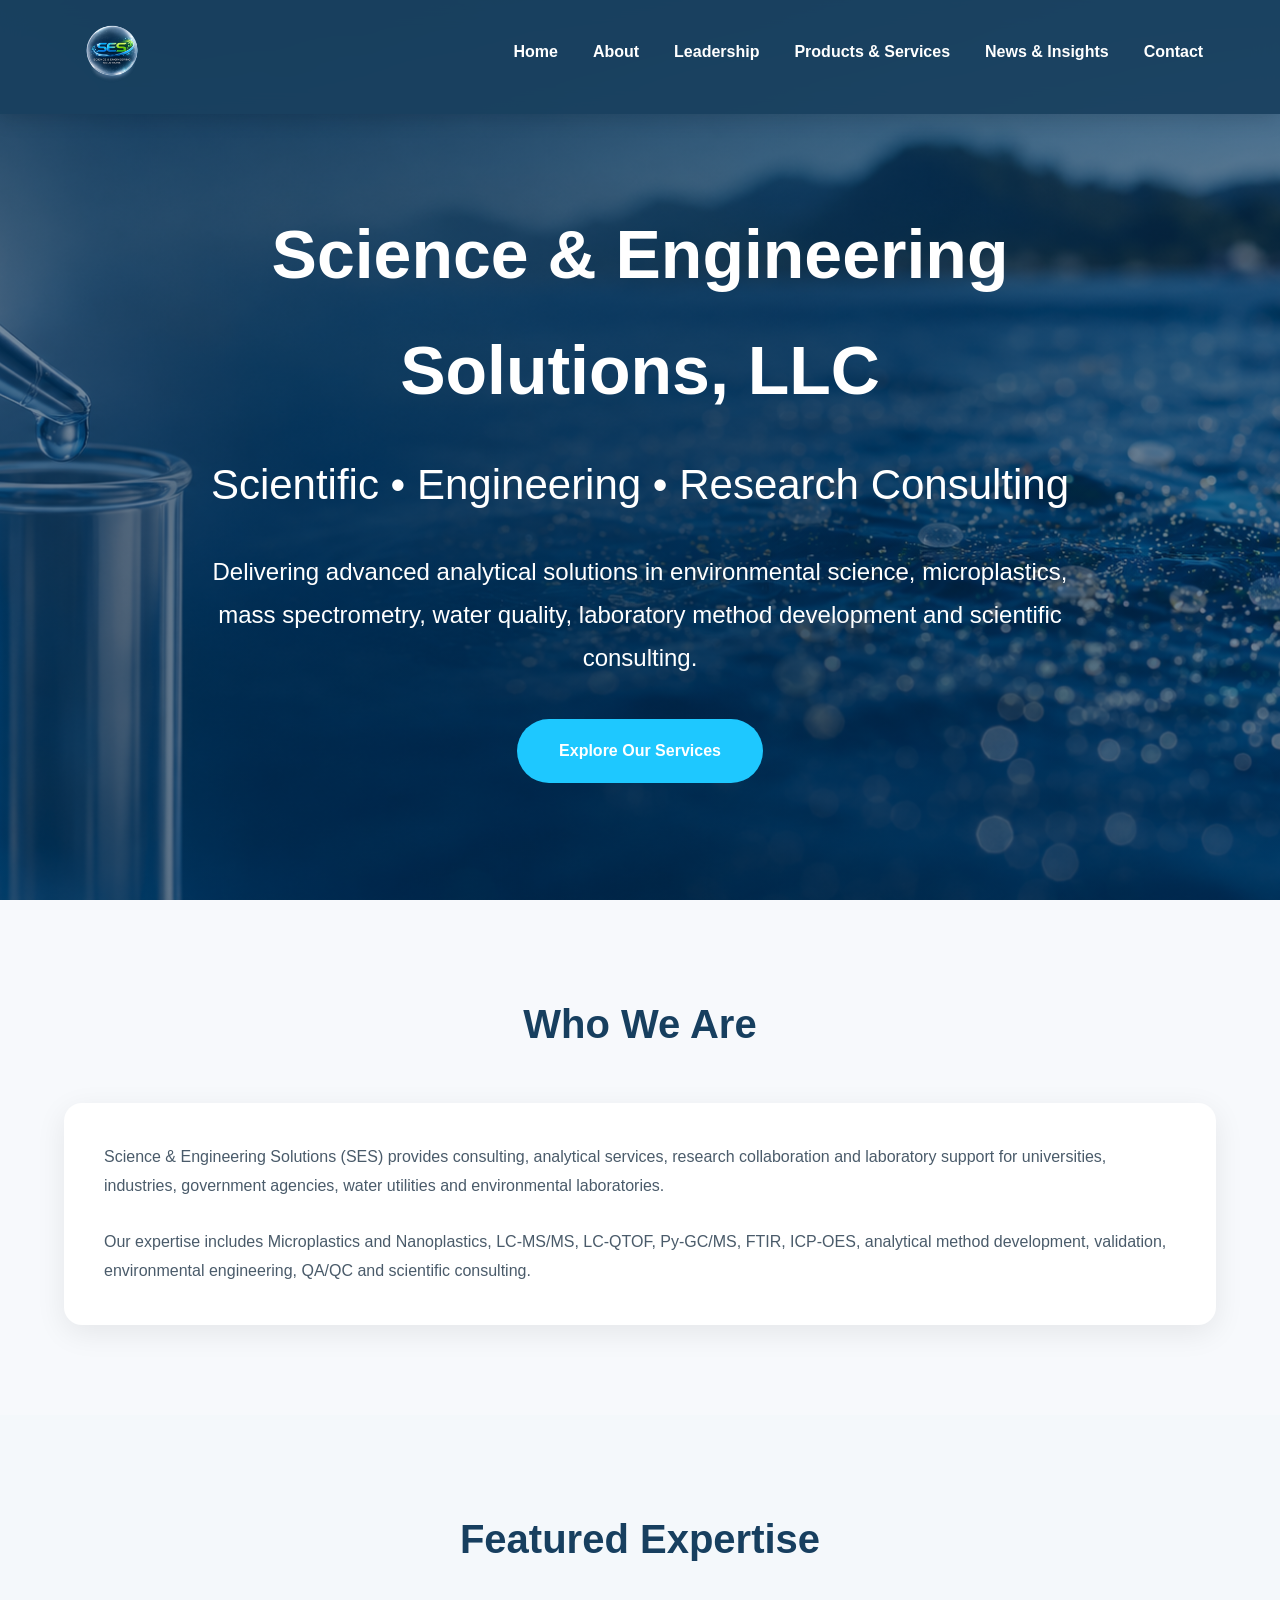
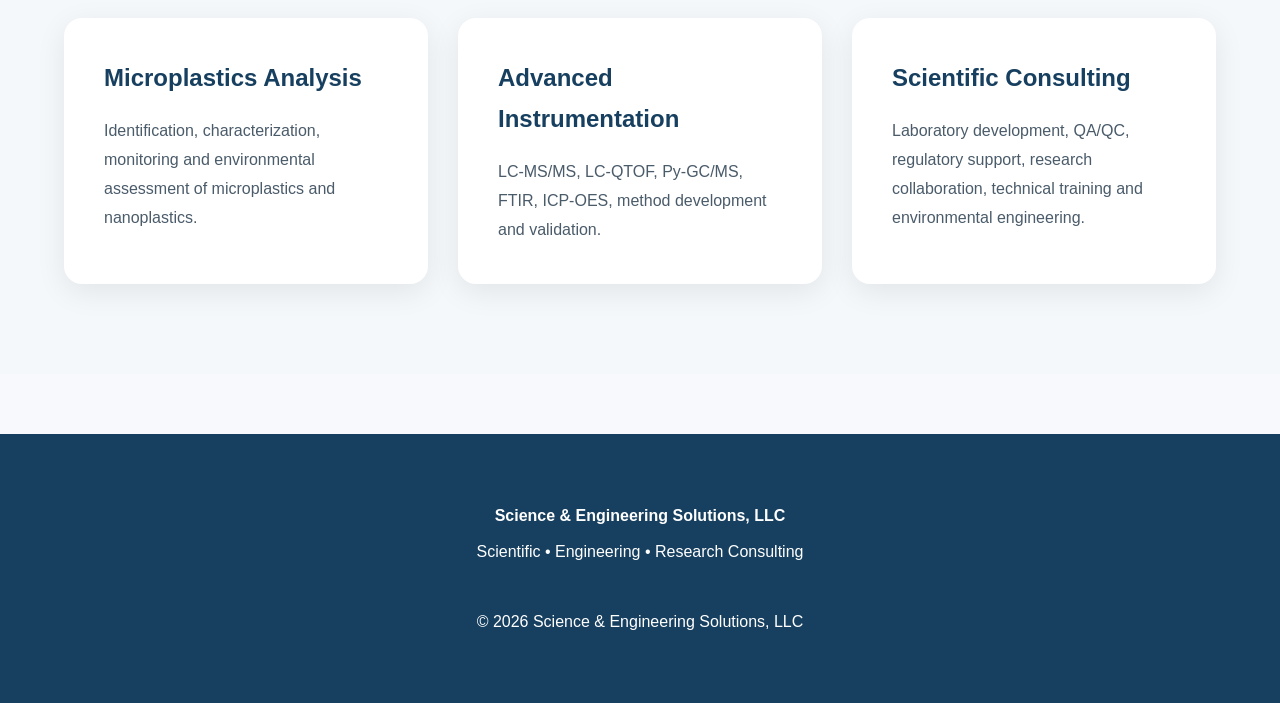
<file: index.html>
<!DOCTYPE html>
<html lang="en">
<head>
    <meta charset="UTF-8">
    <meta name="viewport" content="width=device-width, initial-scale=1.0">
    <title>Science & Engineering Solutions, LLC</title>

    <meta name="description" content="Scientific consulting in microplastics, analytical chemistry, LC-MS/MS, Py-GC/MS and environmental engineering.">

    <link rel="stylesheet" href="style.css">
</head>

<body>

    <!-- Navigation -->
<nav class="navbar">

    <a href="index.html" class="logo">
        <img src="Logo Advanced.png" alt="Science & Engineering Solutions">
    </a>

    <div class="menu-toggle" id="mobile-menu">
        ☰
    </div>

    <ul class="nav-links" id="nav-links">

        <li><a href="index.html">Home</a></li>

        <li><a href="about.html">About</a></li>

        <li><a href="leadership.html">Leadership</a></li>

        <li><a href="services.html">Products & Services</a></li>

        <li><a href="news.html">News & Insights</a></li>

        <li><a href="contact.html">Contact</a></li>

    </ul>

</nav>

    <!-- Hero -->
    <header class="hero">

        <div class="hero-content">

            <h1>
                Science &amp; Engineering<br>
                Solutions, LLC
            </h1>

            <h2>
                Scientific • Engineering • Research Consulting
            </h2>

            <p>
                Delivering advanced analytical solutions in environmental science,
                microplastics, mass spectrometry, water quality, laboratory method
                development and scientific consulting.
            </p>

            <a href="services.html" class="btn-primary">
                Explore Our Services
            </a>

        </div>

    </header>

    <!-- About Preview -->

    <section>

        <div class="container">

            <h2>Who We Are</h2>

            <div class="card">

                <p>
                    Science & Engineering Solutions (SES) provides consulting,
                    analytical services, research collaboration and laboratory
                    support for universities, industries, government agencies,
                    water utilities and environmental laboratories.
                </p>

                <br>

                <p>
                    Our expertise includes Microplastics and Nanoplastics,
                    LC-MS/MS, LC-QTOF, Py-GC/MS, FTIR, ICP-OES,
                    analytical method development,
                    validation,
                    environmental engineering,
                    QA/QC and scientific consulting.
                </p>

            </div>

        </div>

    </section>

    <!-- Expertise -->

    <section style="background:#F4F8FB;">

        <div class="container">

            <h2>Featured Expertise</h2>

            <div style="display:grid;
                        grid-template-columns:repeat(auto-fit,minmax(260px,1fr));
                        gap:30px;">

                <div class="card">

                    <h3>Microplastics Analysis</h3>

                    <p>
                        Identification, characterization,
                        monitoring and environmental assessment
                        of microplastics and nanoplastics.
                    </p>

                </div>

                <div class="card">

                    <h3>Advanced Instrumentation</h3>

                    <p>
                        LC-MS/MS,
                        LC-QTOF,
                        Py-GC/MS,
                        FTIR,
                        ICP-OES,
                        method development and validation.
                    </p>

                </div>

                <div class="card">

                    <h3>Scientific Consulting</h3>

                    <p>
                        Laboratory development,
                        QA/QC,
                        regulatory support,
                        research collaboration,
                        technical training
                        and environmental engineering.
                    </p>

                </div>

            </div>

        </div>

    </section>

    <!-- Footer -->

    <footer>

        <p><strong>Science &amp; Engineering Solutions, LLC</strong></p>

        <p>
            Scientific • Engineering • Research Consulting
        </p>

        <br>

        <p>
            © 2026 Science & Engineering Solutions, LLC
        </p>

    </footer>

    <script>
    document.addEventListener("DOMContentLoaded", function () {

        const menu = document.getElementById("mobile-menu");
        const nav = document.getElementById("nav-links");

        if (menu && nav) {

            menu.addEventListener("click", function () {
                nav.classList.toggle("show");
                menu.innerHTML = nav.classList.contains("show") ? "✕" : "☰";
            });

            document.querySelectorAll("#nav-links a").forEach(function(link){
                link.addEventListener("click", function(){
                    nav.classList.remove("show");
                    menu.innerHTML = "☰";
                });
            });

        }

    });
    </script>

</body>
</html>
</file>
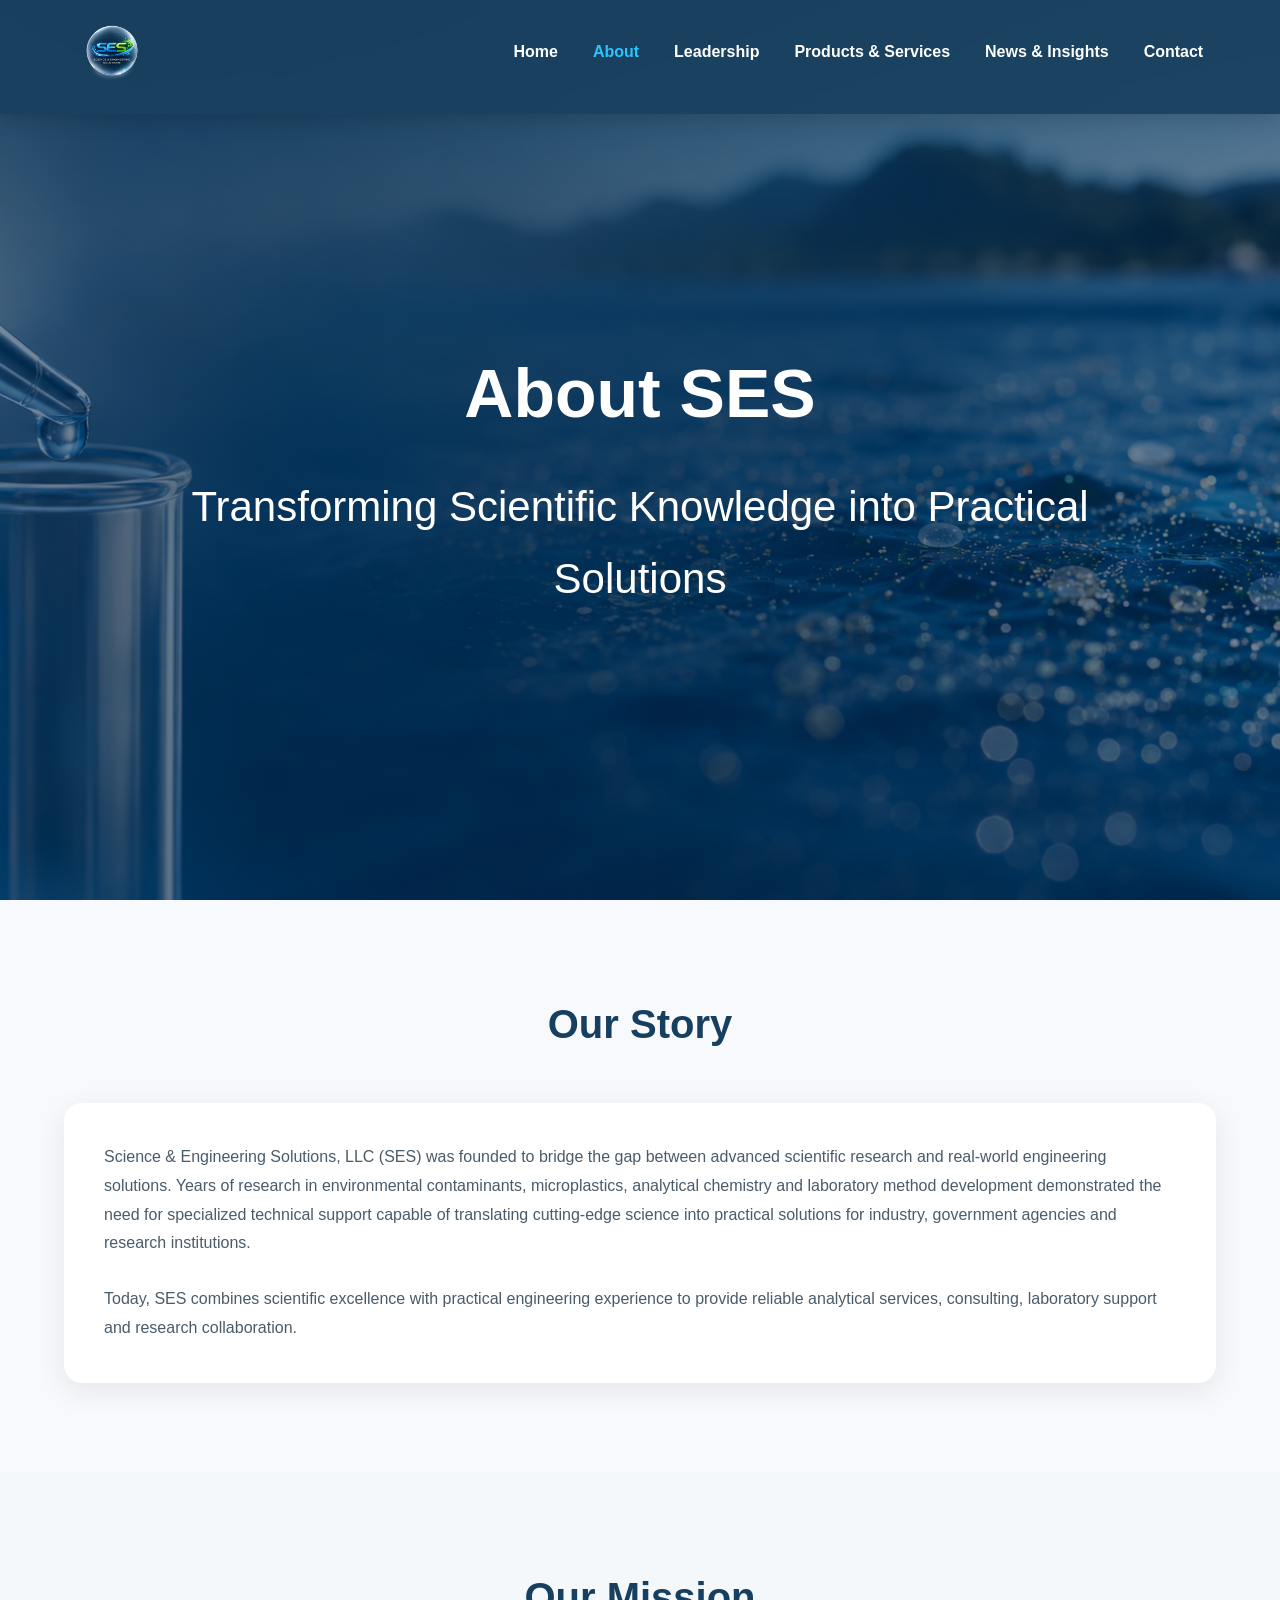
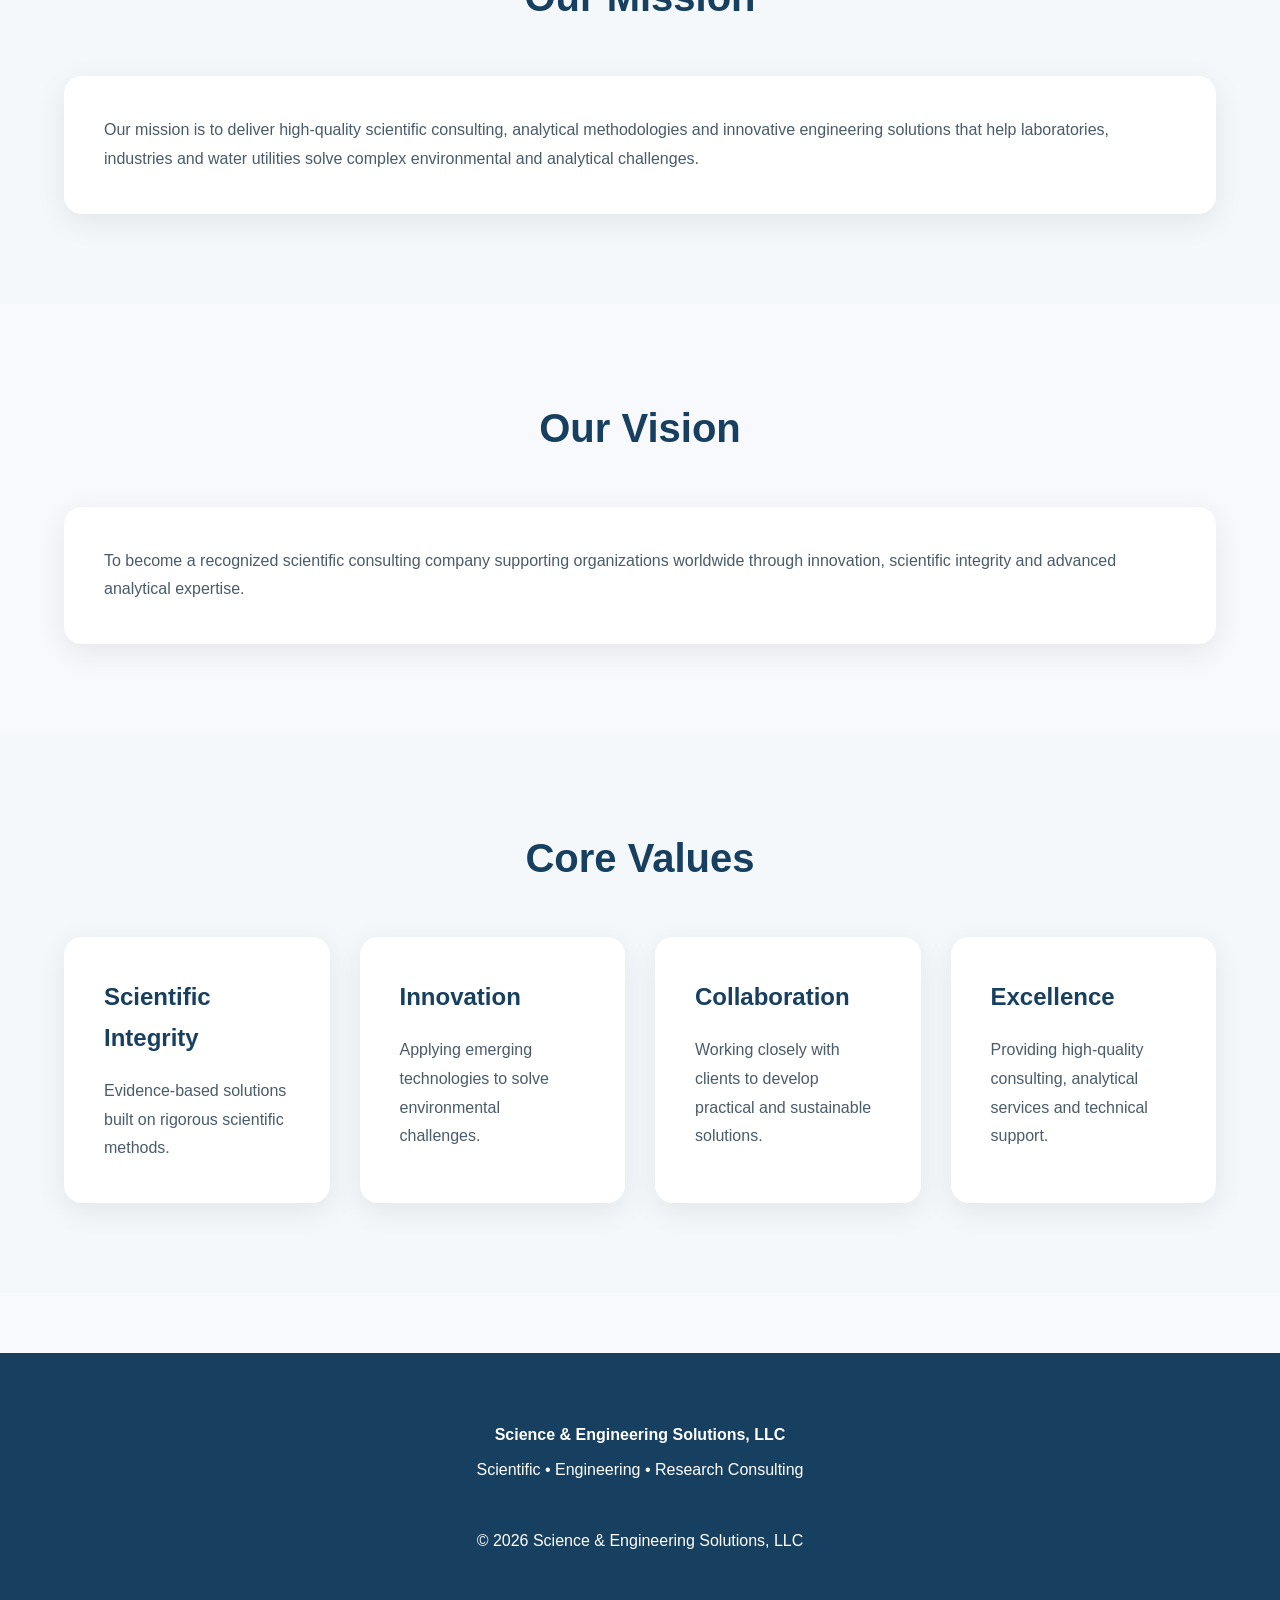
<file: about.html>
<!DOCTYPE html>
<html lang="en">

<head>

    <meta charset="UTF-8">
    <meta name="viewport" content="width=device-width, initial-scale=1.0">

    <title>About | Science & Engineering Solutions, LLC</title>

    <meta name="description"
        content="Learn about Science & Engineering Solutions, LLC, our mission, vision and expertise in environmental science and analytical chemistry.">

    <link rel="stylesheet" href="style.css">

</head>

<body>

    <!-- Navigation -->

    <nav class="navbar">

        <a href="index.html" class="logo">
            <img src="Logo Advanced.png" alt="SES Logo">
        </a>

        <div class="menu-toggle" id="mobile-menu">☰</div>

        <ul class="nav-links" id="nav-links">

            <li><a href="index.html">Home</a></li>

            <li><a class="active" href="about.html">About</a></li>

            <li><a href="leadership.html">Leadership</a></li>

            <li><a href="services.html">Products &amp; Services</a></li>

            <li><a href="news.html">News &amp; Insights</a></li>

            <li><a href="contact.html">Contact</a></li>

        </ul>

    </nav>

    <!-- Hero -->

    <header class="hero">

        <div class="hero-content">

            <h1>About SES</h1>

            <h2>Transforming Scientific Knowledge into Practical Solutions</h2>

        </div>

    </header>

    <!-- Our Story -->

    <section>

        <div class="container">

            <h2>Our Story</h2>

            <div class="card">

                <p>

                    Science & Engineering Solutions, LLC (SES) was founded to bridge
                    the gap between advanced scientific research and real-world
                    engineering solutions. Years of research in environmental
                    contaminants, microplastics, analytical chemistry and laboratory
                    method development demonstrated the need for specialized technical
                    support capable of translating cutting-edge science into practical
                    solutions for industry, government agencies and research
                    institutions.

                </p>

                <br>

                <p>

                    Today, SES combines scientific excellence with practical
                    engineering experience to provide reliable analytical services,
                    consulting, laboratory support and research collaboration.

                </p>

            </div>

        </div>

    </section>

    <!-- Mission -->

    <section style="background:#F4F8FB;">

        <div class="container">

            <h2>Our Mission</h2>

            <div class="card">

                <p>

                    Our mission is to deliver high-quality scientific consulting,
                    analytical methodologies and innovative engineering solutions that
                    help laboratories, industries and water utilities solve complex
                    environmental and analytical challenges.

                </p>

            </div>

        </div>

    </section>

    <!-- Vision -->

    <section>

        <div class="container">

            <h2>Our Vision</h2>

            <div class="card">

                <p>

                    To become a recognized scientific consulting company supporting
                    organizations worldwide through innovation, scientific integrity
                    and advanced analytical expertise.

                </p>

            </div>

        </div>

    </section>

    <!-- Core Values -->

    <section style="background:#F4F8FB;">

        <div class="container">

            <h2>Core Values</h2>

            <div style="display:grid;
                        grid-template-columns:repeat(auto-fit,minmax(250px,1fr));
                        gap:30px;">

                <div class="card">
                    <h3>Scientific Integrity</h3>
                    <p>Evidence-based solutions built on rigorous scientific methods.</p>
                </div>

                <div class="card">
                    <h3>Innovation</h3>
                    <p>Applying emerging technologies to solve environmental challenges.</p>
                </div>

                <div class="card">
                    <h3>Collaboration</h3>
                    <p>Working closely with clients to develop practical and sustainable solutions.</p>
                </div>

                <div class="card">
                    <h3>Excellence</h3>
                    <p>Providing high-quality consulting, analytical services and technical support.</p>
                </div>

            </div>

        </div>

    </section>

    <footer>

        <p><strong>Science & Engineering Solutions, LLC</strong></p>

        <p>Scientific • Engineering • Research Consulting</p>

        <br>

        <p>© 2026 Science & Engineering Solutions, LLC</p>

    </footer>

<script>

const menu = document.getElementById("mobile-menu");
const nav = document.getElementById("nav-links");

menu.addEventListener("click", function () {

    nav.classList.toggle("show");

    if(menu.innerHTML=="☰"){
        menu.innerHTML="✕";
    }else{
        menu.innerHTML="☰";
    }

});

document.querySelectorAll(".nav-links a").forEach(link=>{

    link.addEventListener("click",()=>{

        nav.classList.remove("show");

        menu.innerHTML="☰";

    });

});

</script>

</body>

</html>
</file>
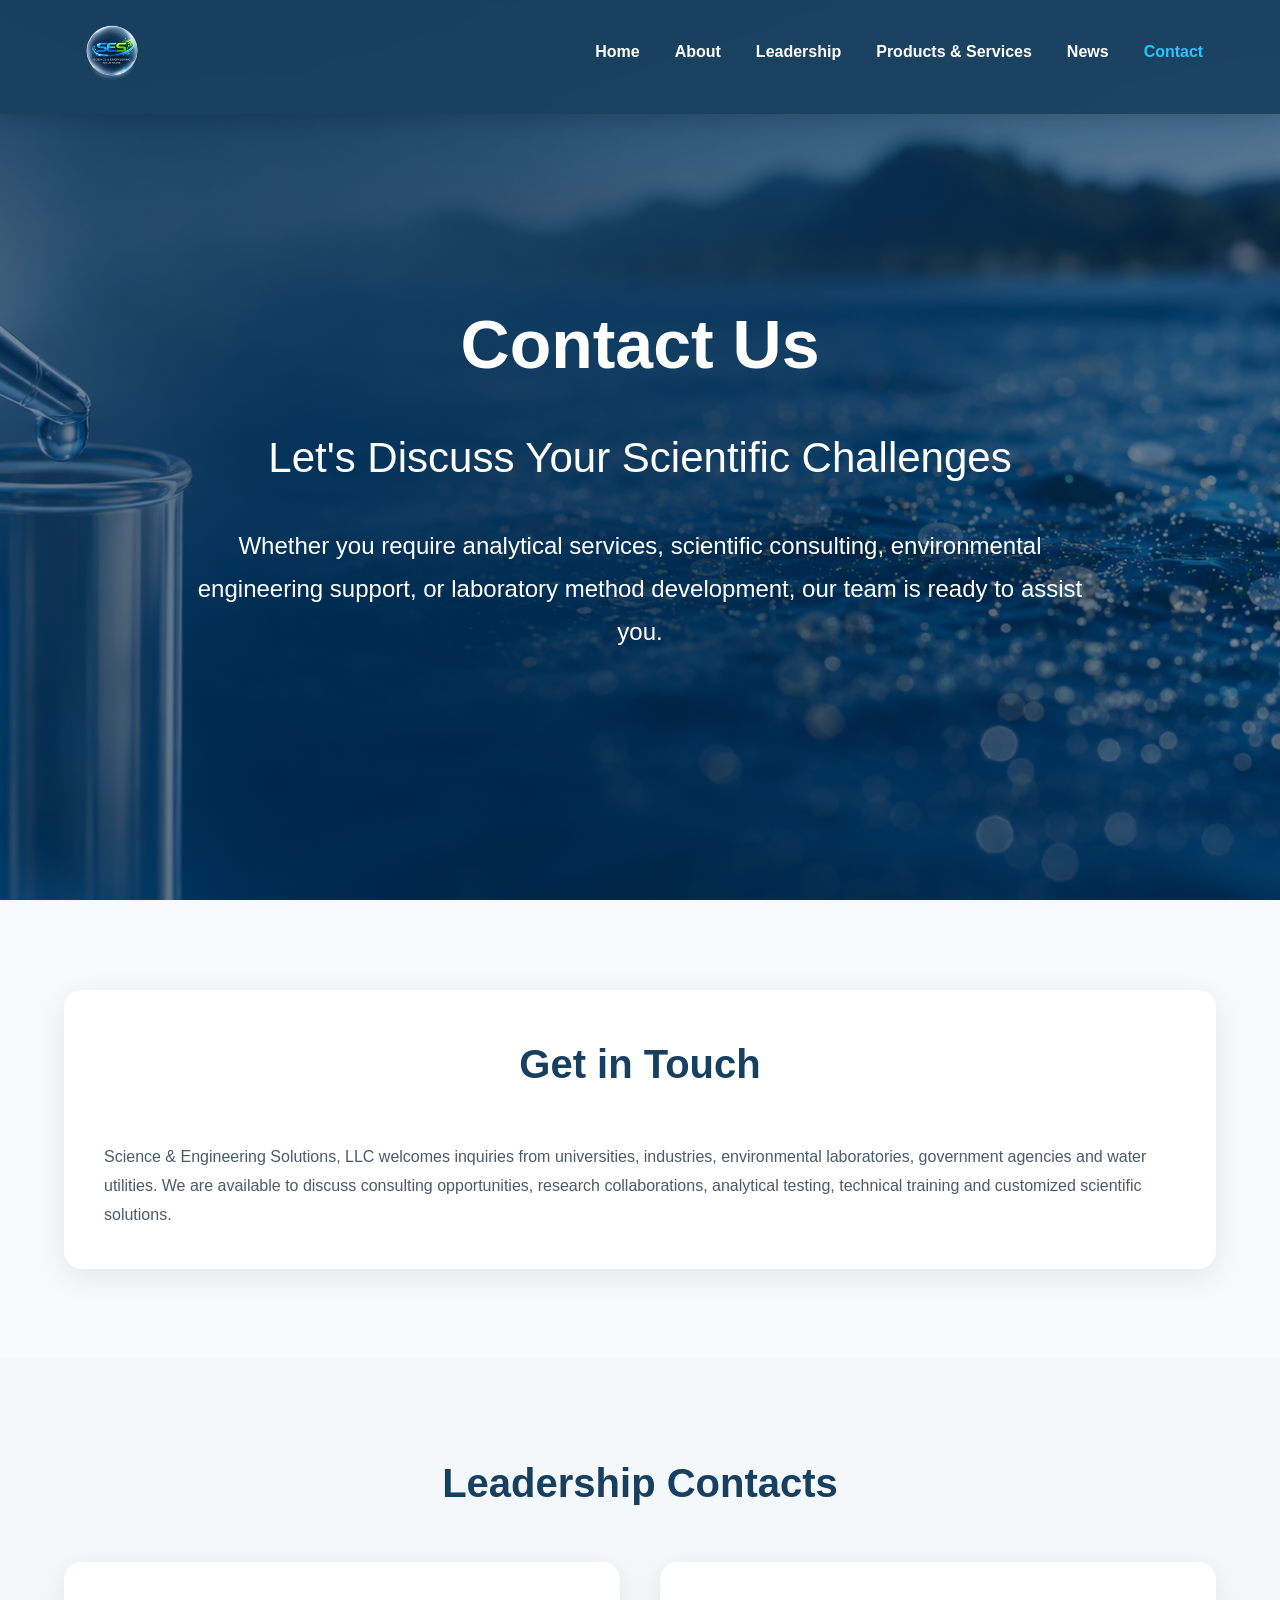
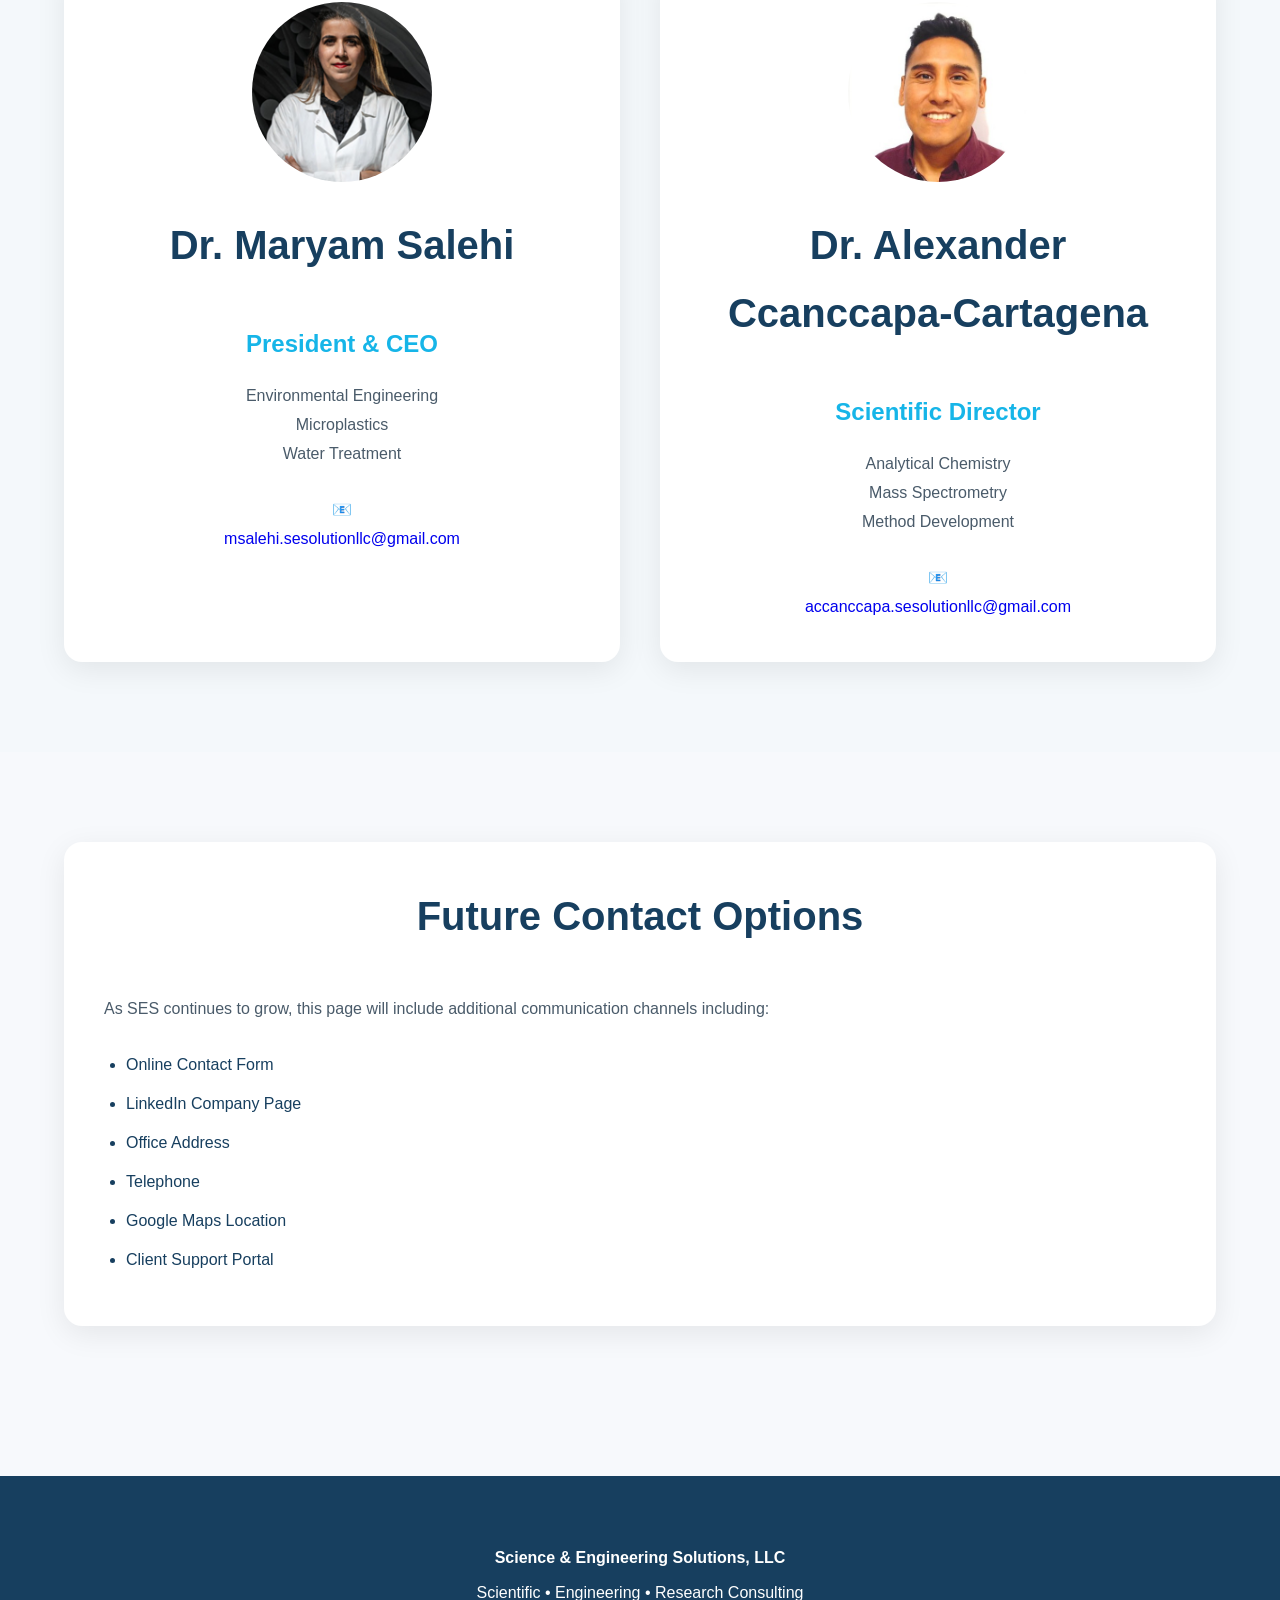
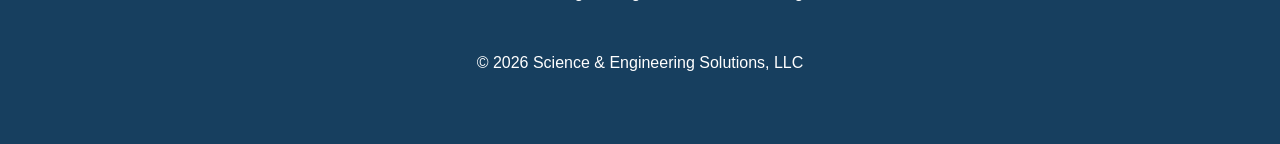
<file: contact.html>
<!DOCTYPE html>
<html lang="en">

<head>

<meta charset="UTF-8">
<meta name="viewport" content="width=device-width, initial-scale=1.0">

<title>Contact | Science & Engineering Solutions, LLC</title>

<meta name="description"
content="Contact Science & Engineering Solutions, LLC for scientific consulting, analytical chemistry, environmental engineering and laboratory services.">

<link rel="stylesheet" href="style.css">


<style>
@media(max-width:768px){
.nav-links{display:none!important;position:fixed;top:0;left:0;width:100%;height:100vh;background:rgba(8,42,70,.98);padding:110px 30px 30px;margin:0;z-index:1001;flex-direction:column;overflow:auto;}
.nav-links.show{display:flex!important;}
.menu-toggle{display:block;position:relative;z-index:1002;}
body.menu-open{overflow:hidden;}
}
</style>

</head>
  <script>
document.addEventListener("DOMContentLoaded", function () {
const menu=document.getElementById("mobile-menu");
const nav=document.getElementById("nav-links");
if(!menu||!nav) return;
menu.addEventListener("click",function(){
 nav.classList.toggle("show");
 const open=nav.classList.contains("show");
 menu.innerHTML=open?"✕":"☰";
 document.body.classList.toggle("menu-open",open);
});
document.querySelectorAll(".nav-links a").forEach(link=>{
 link.addEventListener("click",()=>{
  nav.classList.remove("show");
  document.body.classList.remove("menu-open");
  menu.innerHTML="☰";
 });
});
});
</script>

<body>

<!-- ================= NAVIGATION ================= -->

<nav class="navbar">

<a href="index.html" class="logo">
<img src="Logo Advanced.png" alt="SES Logo">
</a>

<div class="menu-toggle" id="mobile-menu">☰</div>
<ul class="nav-links" id="nav-links">

<li><a href="index.html">Home</a></li>
<li><a href="about.html">About</a></li>
<li><a href="leadership.html">Leadership</a></li>
<li><a href="services.html">Products &amp; Services</a></li>
<li><a href="news.html">News</a></li>
<li><a class="active" href="contact.html">Contact</a></li>

</ul>

</nav>

<!-- ================= HERO ================= -->

<header class="hero">

<div class="hero-content">

<h1>Contact Us</h1>

<h2>
Let's Discuss Your Scientific Challenges
</h2>

<p>

Whether you require analytical services,
scientific consulting,
environmental engineering support,
or laboratory method development,
our team is ready to assist you.

</p>

</div>

</header>

<!-- ================= CONTACT INTRO ================= -->

<section>

<div class="container">

<div class="card">

<h2>Get in Touch</h2>

<p>

Science & Engineering Solutions, LLC welcomes inquiries from
universities, industries, environmental laboratories,
government agencies and water utilities.

We are available to discuss consulting opportunities,
research collaborations,
analytical testing,
technical training and customized scientific solutions.

</p>

</div>

</div>

</section>

<!-- ================= CONTACT CARDS ================= -->

<section style="background:#F4F8FB;">

<div class="container">

<h2>Leadership Contacts</h2>

<div style="display:grid;
grid-template-columns:repeat(auto-fit,minmax(420px,1fr));
gap:40px;">

<!-- Maryam -->

<div class="card" style="text-align:center;">

<img src="Maryam.png"
style="width:180px;
height:180px;
border-radius:50%;
object-fit:cover;
margin-bottom:20px;">

<h2>Dr. Maryam Salehi</h2>

<h3 style="color:#16B5E8;">
President &amp; CEO
</h3>

<p>

Environmental Engineering

<br>

Microplastics

<br>

Water Treatment

</p>

<br>

<p>

📧

<br>

<a href="mailto:msalehi.sesolutionllc@gmail.com">

msalehi.sesolutionllc@gmail.com

</a>

</p>

</div>

<!-- Alexander -->

<div class="card" style="text-align:center;">

<img src="Alex.jpeg"
style="width:180px;
height:180px;
border-radius:50%;
object-fit:cover;
margin-bottom:20px;">

<h2>Dr. Alexander Ccanccapa-Cartagena</h2>

<h3 style="color:#16B5E8;">
Scientific Director
</h3>

<p>

Analytical Chemistry

<br>

Mass Spectrometry

<br>

Method Development

</p>

<br>

<p>

📧

<br>

<a href="mailto:accanccapa.sesolutionllc@gmail.com">

accanccapa.sesolutionllc@gmail.com

</a>

</p>

</div>

</div>

</div>

</section>

<!-- ================= FUTURE ================= -->

<section>

<div class="container">

<div class="card">

<h2>Future Contact Options</h2>

<p>

As SES continues to grow,
this page will include additional communication channels including:

</p>

<br>

<ul>

<li>Online Contact Form</li>

<li>LinkedIn Company Page</li>

<li>Office Address</li>

<li>Telephone</li>

<li>Google Maps Location</li>

<li>Client Support Portal</li>

</ul>

</div>

</div>

</section>

<!-- ================= FOOTER ================= -->

<footer>

<p>

<strong>Science &amp; Engineering Solutions, LLC</strong>

</p>

<p>

Scientific • Engineering • Research Consulting

</p>

<br>

<p>

© 2026 Science &amp; Engineering Solutions, LLC

</p>

</footer>

</body>

</html>
</file>
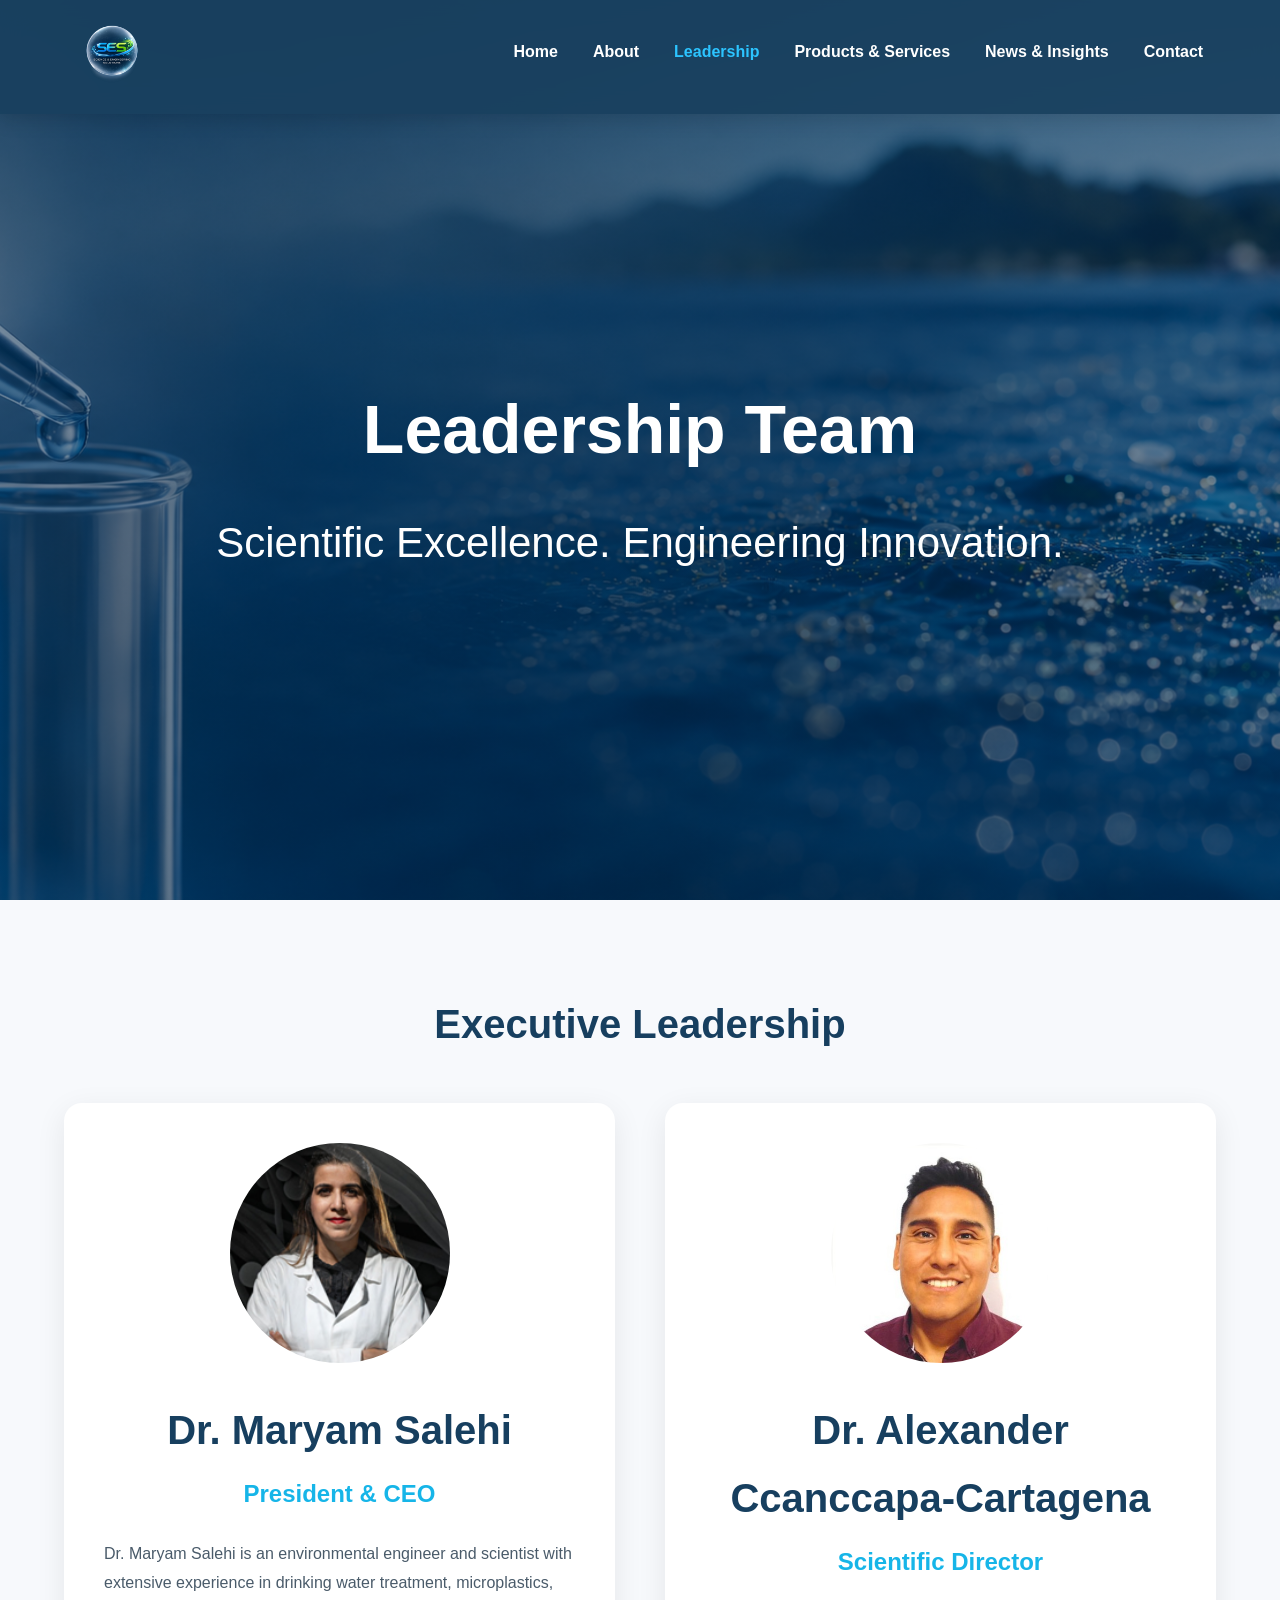
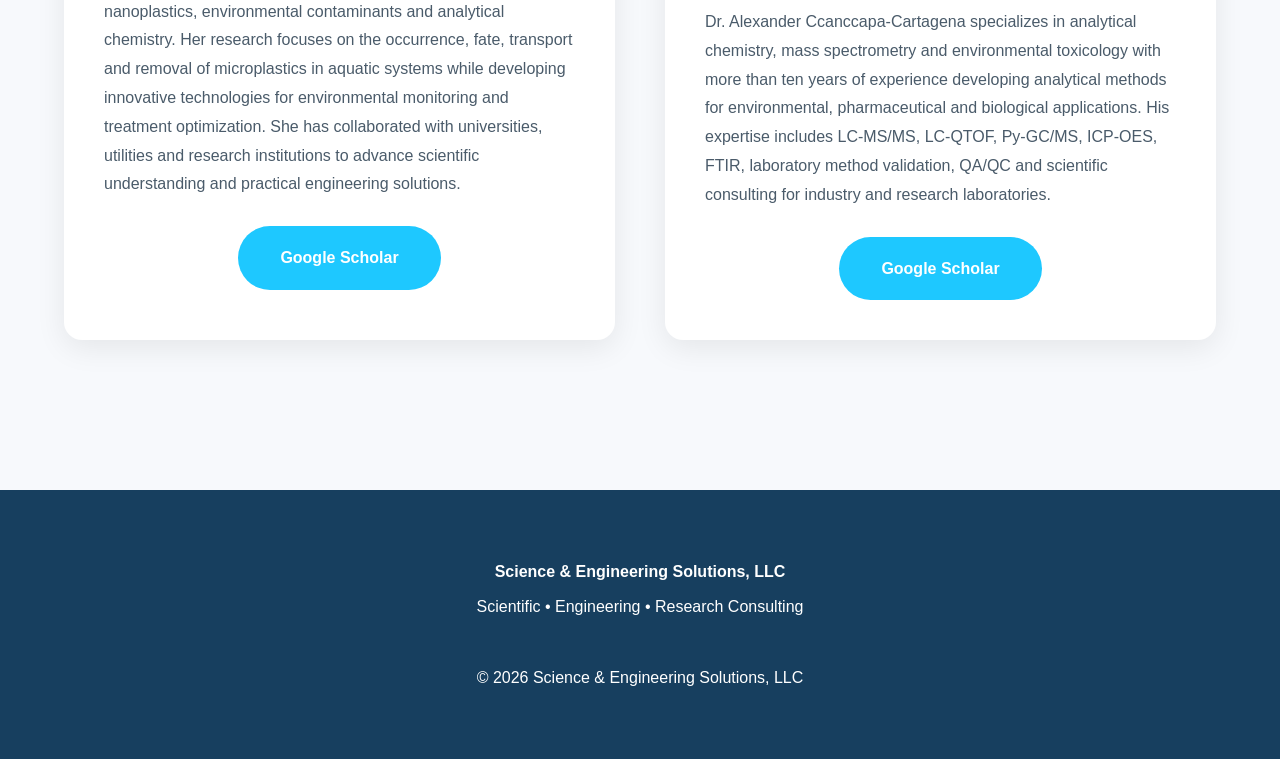
<file: leadership.html>
<!DOCTYPE html>
<html lang="en">

<head>

    <meta charset="UTF-8">
    <meta name="viewport" content="width=device-width, initial-scale=1.0">

    <title>Leadership | Science & Engineering Solutions, LLC</title>

    <meta name="description"
        content="Meet the leadership team of Science & Engineering Solutions, LLC.">

    <link rel="stylesheet" href="style.css">

</head>

<body>

<!-- ================= NAVIGATION ================= -->

<nav class="navbar">

    <a href="index.html" class="logo">
        <img src="Logo Advanced.png" alt="SES Logo">
    </a>

    <div class="menu-toggle" id="mobile-menu">☰</div>

    <ul class="nav-links" id="nav-links">

        <li><a href="index.html">Home</a></li>
        <li><a href="about.html">About</a></li>
        <li><a class="active" href="leadership.html">Leadership</a></li>
        <li><a href="services.html">Products &amp; Services</a></li>
        <li><a href="news.html">News &amp; Insights</a></li>
        <li><a href="contact.html">Contact</a></li>

    </ul>

</nav>

<!-- ================= HERO ================= -->

<header class="hero">

    <div class="hero-content">

        <h1>Leadership Team</h1>

        <h2>Scientific Excellence. Engineering Innovation.</h2>

    </div>

</header>

<!-- ================= EXECUTIVE LEADERSHIP ================= -->

<section>

<div class="container">

<h2>Executive Leadership</h2>

<div style="display:grid;
grid-template-columns:repeat(auto-fit,minmax(420px,1fr));
gap:50px;">

<!-- ================= MARYAM ================= -->

<div class="card" style="text-align:center;">

<img src="Maryam.png"
style="width:220px;
height:220px;
border-radius:50%;
object-fit:cover;
margin-bottom:25px;">

<h2 style="margin-bottom:10px;">
Dr. Maryam Salehi
</h2>

<h3 style="color:#16B5E8;">
President &amp; CEO
</h3>

<p style="margin-top:25px;text-align:left;">

Dr. Maryam Salehi is an environmental engineer and scientist with extensive
experience in drinking water treatment, microplastics, nanoplastics,
environmental contaminants and analytical chemistry.

Her research focuses on the occurrence, fate, transport and removal of
microplastics in aquatic systems while developing innovative technologies
for environmental monitoring and treatment optimization.

She has collaborated with universities, utilities and research institutions
to advance scientific understanding and practical engineering solutions.

</p>

<br>

<a class="btn-primary"
href="https://scholar.google.com/citations?user=I8M0ltUAAAAJ&hl=es"
target="_blank"
rel="noopener noreferrer">

Google Scholar

</a>

</div>

<!-- ================= ALEXANDER ================= -->

<div class="card" style="text-align:center;">

<img src="Alex.jpeg"
style="width:220px;
height:220px;
border-radius:50%;
object-fit:cover;
margin-bottom:25px;">

<h2 style="margin-bottom:10px;">
Dr. Alexander Ccanccapa-Cartagena
</h2>

<h3 style="color:#16B5E8;">
Scientific Director
</h3>

<p style="margin-top:25px;text-align:left;">

Dr. Alexander Ccanccapa-Cartagena specializes in analytical chemistry,
mass spectrometry and environmental toxicology with more than ten years
of experience developing analytical methods for environmental,
pharmaceutical and biological applications.

His expertise includes LC-MS/MS, LC-QTOF, Py-GC/MS, ICP-OES,
FTIR, laboratory method validation, QA/QC and scientific consulting
for industry and research laboratories.

</p>

<br>

<a class="btn-primary"
href="https://scholar.google.com/citations?user=RohAcBgAAAAJ&hl=es"
target="_blank"
rel="noopener noreferrer">

Google Scholar

</a>

</div>

</div>

</div>

</section>

<!-- ================= FOOTER ================= -->

<footer>

<p>

<strong>Science &amp; Engineering Solutions, LLC</strong>

</p>

<p>

Scientific • Engineering • Research Consulting

</p>

<br>

<p>

© 2026 Science &amp; Engineering Solutions, LLC

</p>

</footer>

<script>

const menu = document.getElementById("mobile-menu");
const nav = document.getElementById("nav-links");

menu.addEventListener("click", function () {

    nav.classList.toggle("show");

    if(menu.innerHTML=="☰"){
        menu.innerHTML="✕";
    }else{
        menu.innerHTML="☰";
    }

});

document.querySelectorAll(".nav-links a").forEach(link=>{

    link.addEventListener("click",()=>{

        nav.classList.remove("show");

        menu.innerHTML="☰";

    });

});

</script>

</body>

</html>
</file>
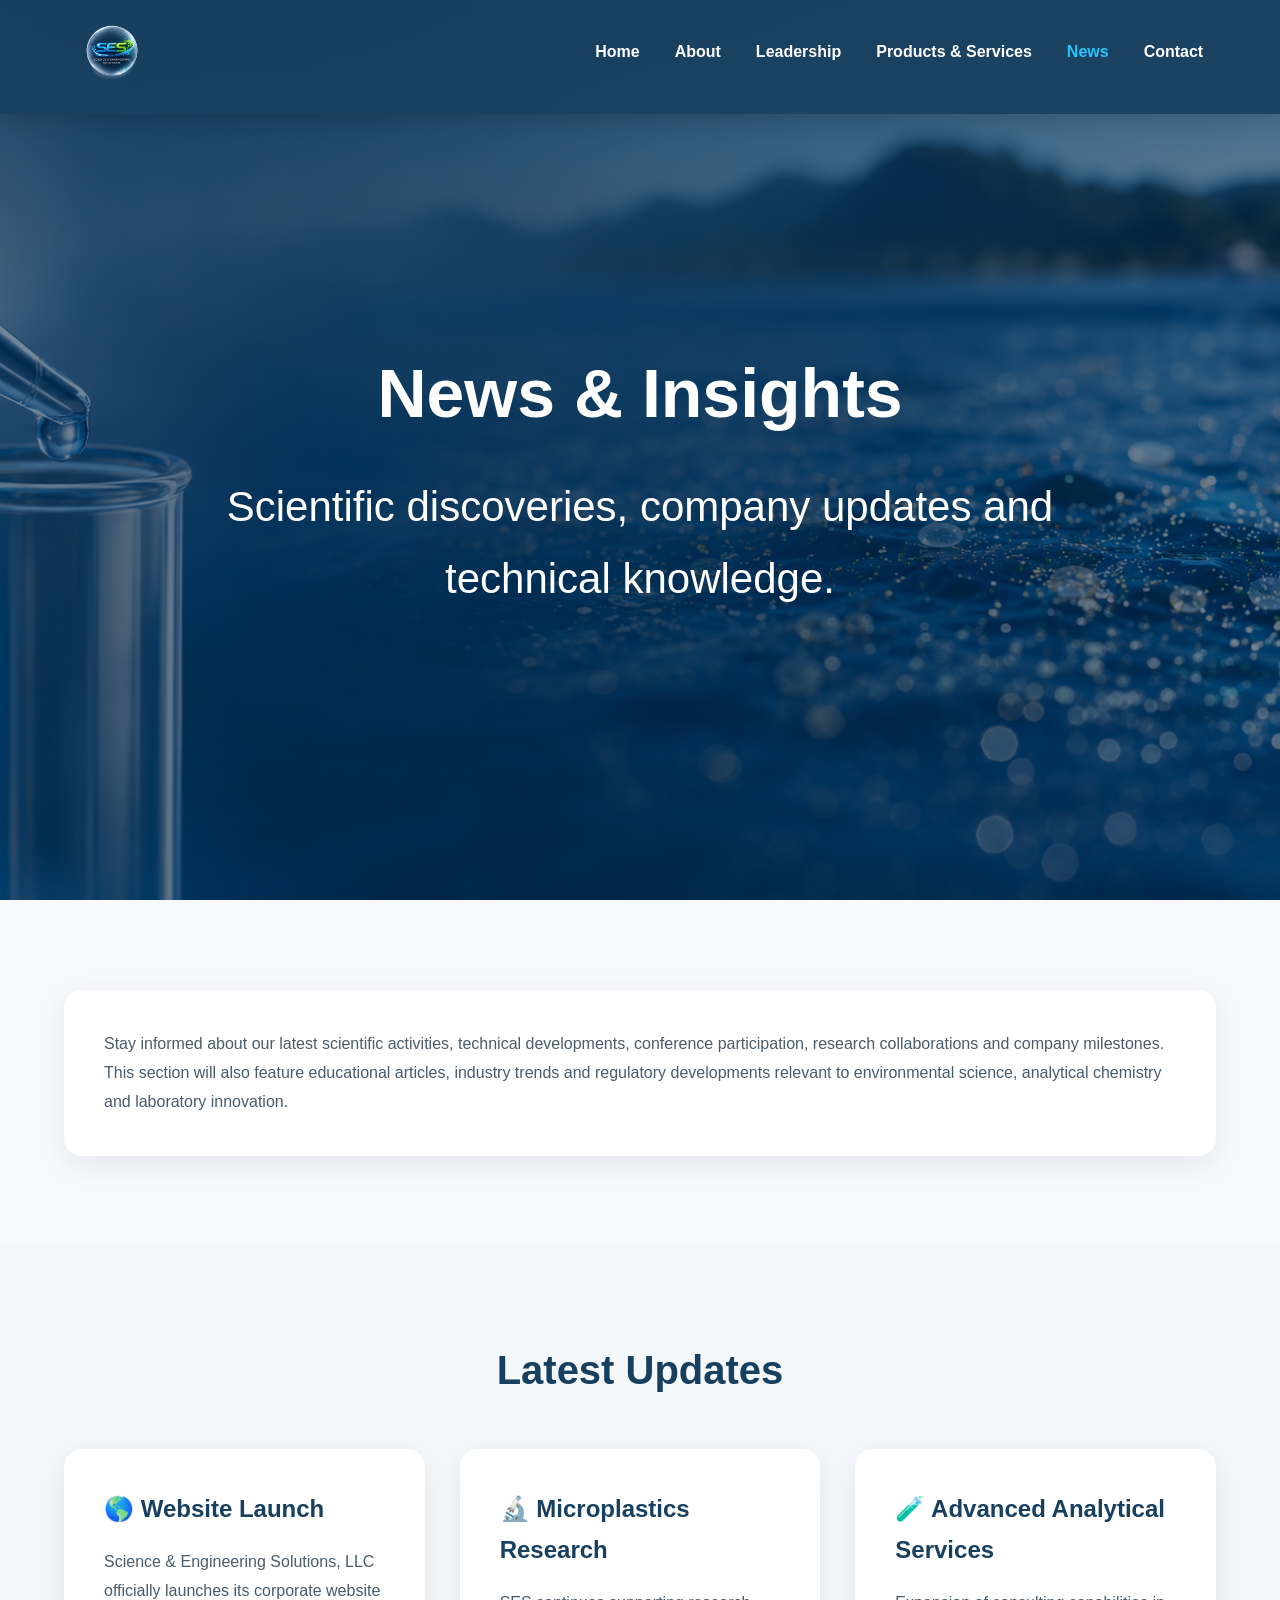
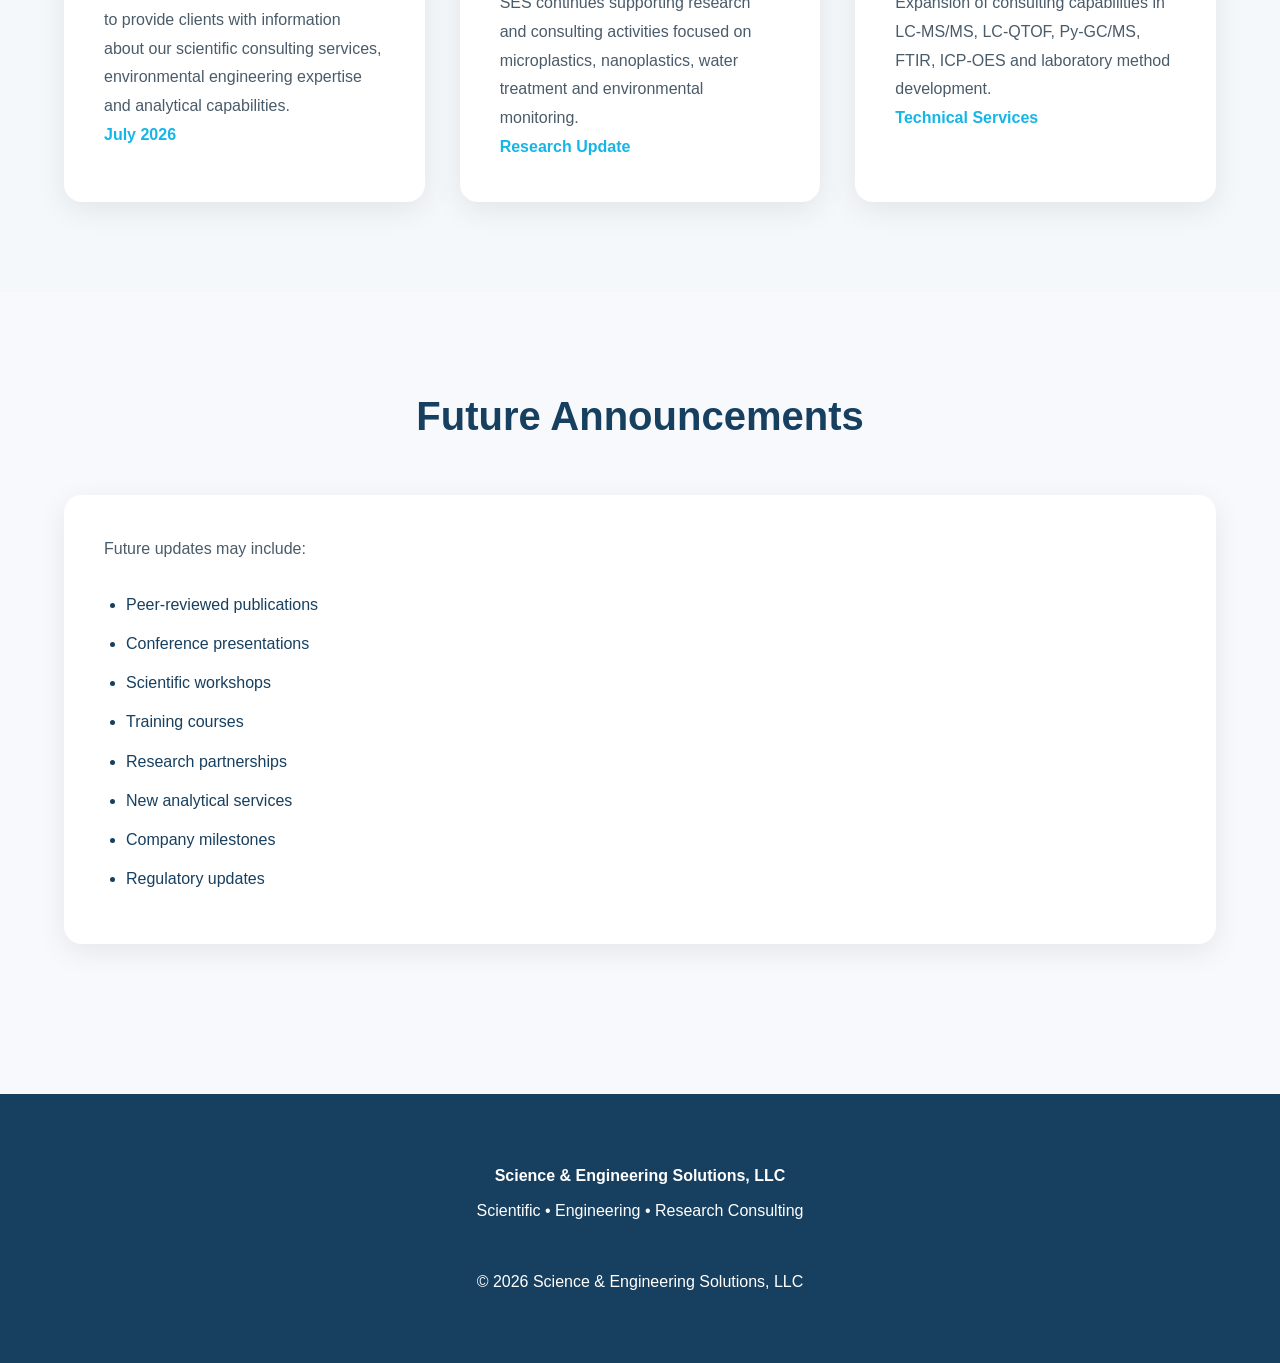
<file: news.html>
<!DOCTYPE html>
<html lang="en">

<head>

<meta charset="UTF-8">
<meta name="viewport" content="width=device-width, initial-scale=1.0">

<title>News & Insights | Science & Engineering Solutions, LLC</title>

<meta name="description"
content="Latest scientific news, technical insights and company updates from Science & Engineering Solutions, LLC.">

<link rel="stylesheet" href="style.css">


<style>
@media (max-width:768px){
.nav-links{
display:none!important;
position:fixed;
top:0;left:0;
width:100%;height:100vh;
background:rgba(8,42,70,.98);
padding:110px 30px 30px;
margin:0;
z-index:1001;
flex-direction:column;
overflow:auto;
}
.nav-links.show{display:flex!important;}
.menu-toggle{display:block;z-index:1002;position:relative;}
body.menu-open{overflow:hidden;}
}
</style>

</head>
  <script>
document.addEventListener("DOMContentLoaded", function () {
  const menu=document.getElementById("mobile-menu");
  const nav=document.getElementById("nav-links");
  if(!menu||!nav) return;
  menu.addEventListener("click",function(){
    nav.classList.toggle("show");
    const open=nav.classList.contains("show");
    menu.innerHTML=open?"✕":"☰";
    document.body.classList.toggle("menu-open",open);
  });
  document.querySelectorAll(".nav-links a").forEach(link=>{
    link.addEventListener("click",()=>{
      nav.classList.remove("show");
      document.body.classList.remove("menu-open");
      menu.innerHTML="☰";
    });
  });
});
</script>

<body>

<!-- ================= NAVIGATION ================= -->

<nav class="navbar">

<a href="index.html" class="logo">
<img src="Logo Advanced.png" alt="SES Logo">
</a>

<div class="menu-toggle" id="mobile-menu">☰</div>
<ul class="nav-links" id="nav-links">

<li><a href="index.html">Home</a></li>
<li><a href="about.html">About</a></li>
<li><a href="leadership.html">Leadership</a></li>
<li><a href="services.html">Products & Services</a></li>
<li><a class="active" href="news.html">News</a></li>
<li><a href="contact.html">Contact</a></li>

</ul>

</nav>

<!-- ================= HERO ================= -->

<header class="hero">

<div class="hero-content">

<h1>News & Insights</h1>

<h2>
Scientific discoveries, company updates and technical knowledge.
</h2>

</div>

</header>

<!-- ================= INTRODUCTION ================= -->

<section>

<div class="container">

<div class="card">

<p>

Stay informed about our latest scientific activities,
technical developments, conference participation,
research collaborations and company milestones.

This section will also feature educational articles,
industry trends and regulatory developments
relevant to environmental science,
analytical chemistry and laboratory innovation.

</p>

</div>

</div>

</section>

<!-- ================= NEWS ================= -->

<section style="background:#F4F8FB;">

<div class="container">

<h2>Latest Updates</h2>

<div style="display:grid;
grid-template-columns:repeat(auto-fit,minmax(350px,1fr));
gap:35px;">

<!-- Card 1 -->

<div class="card">

<h3>🌎 Website Launch</h3>

<p>

Science & Engineering Solutions, LLC officially launches
its corporate website to provide clients with information
about our scientific consulting services, environmental
engineering expertise and analytical capabilities.

</p>

<p style="color:#16B5E8;font-weight:bold;">
July 2026
</p>

</div>

<!-- Card 2 -->

<div class="card">

<h3>🔬 Microplastics Research</h3>

<p>

SES continues supporting research and consulting
activities focused on microplastics, nanoplastics,
water treatment and environmental monitoring.

</p>

<p style="color:#16B5E8;font-weight:bold;">
Research Update
</p>

</div>

<!-- Card 3 -->

<div class="card">

<h3>🧪 Advanced Analytical Services</h3>

<p>

Expansion of consulting capabilities in
LC-MS/MS,
LC-QTOF,
Py-GC/MS,
FTIR,
ICP-OES
and laboratory method development.

</p>

<p style="color:#16B5E8;font-weight:bold;">
Technical Services
</p>

</div>

</div>

</div>

</section>

<!-- ================= FUTURE ================= -->

<section>

<div class="container">

<h2>Future Announcements</h2>

<div class="card">

<p>

Future updates may include:

</p>

<br>

<ul>

<li>Peer-reviewed publications</li>

<li>Conference presentations</li>

<li>Scientific workshops</li>

<li>Training courses</li>

<li>Research partnerships</li>

<li>New analytical services</li>

<li>Company milestones</li>

<li>Regulatory updates</li>

</ul>

</div>

</div>

</section>

<!-- ================= FOOTER ================= -->

<footer>

<p><strong>Science & Engineering Solutions, LLC</strong></p>

<p>
Scientific • Engineering • Research Consulting
</p>

<br>

<p>
© 2026 Science & Engineering Solutions, LLC
</p>

</footer>

</body>

</html>
</file>
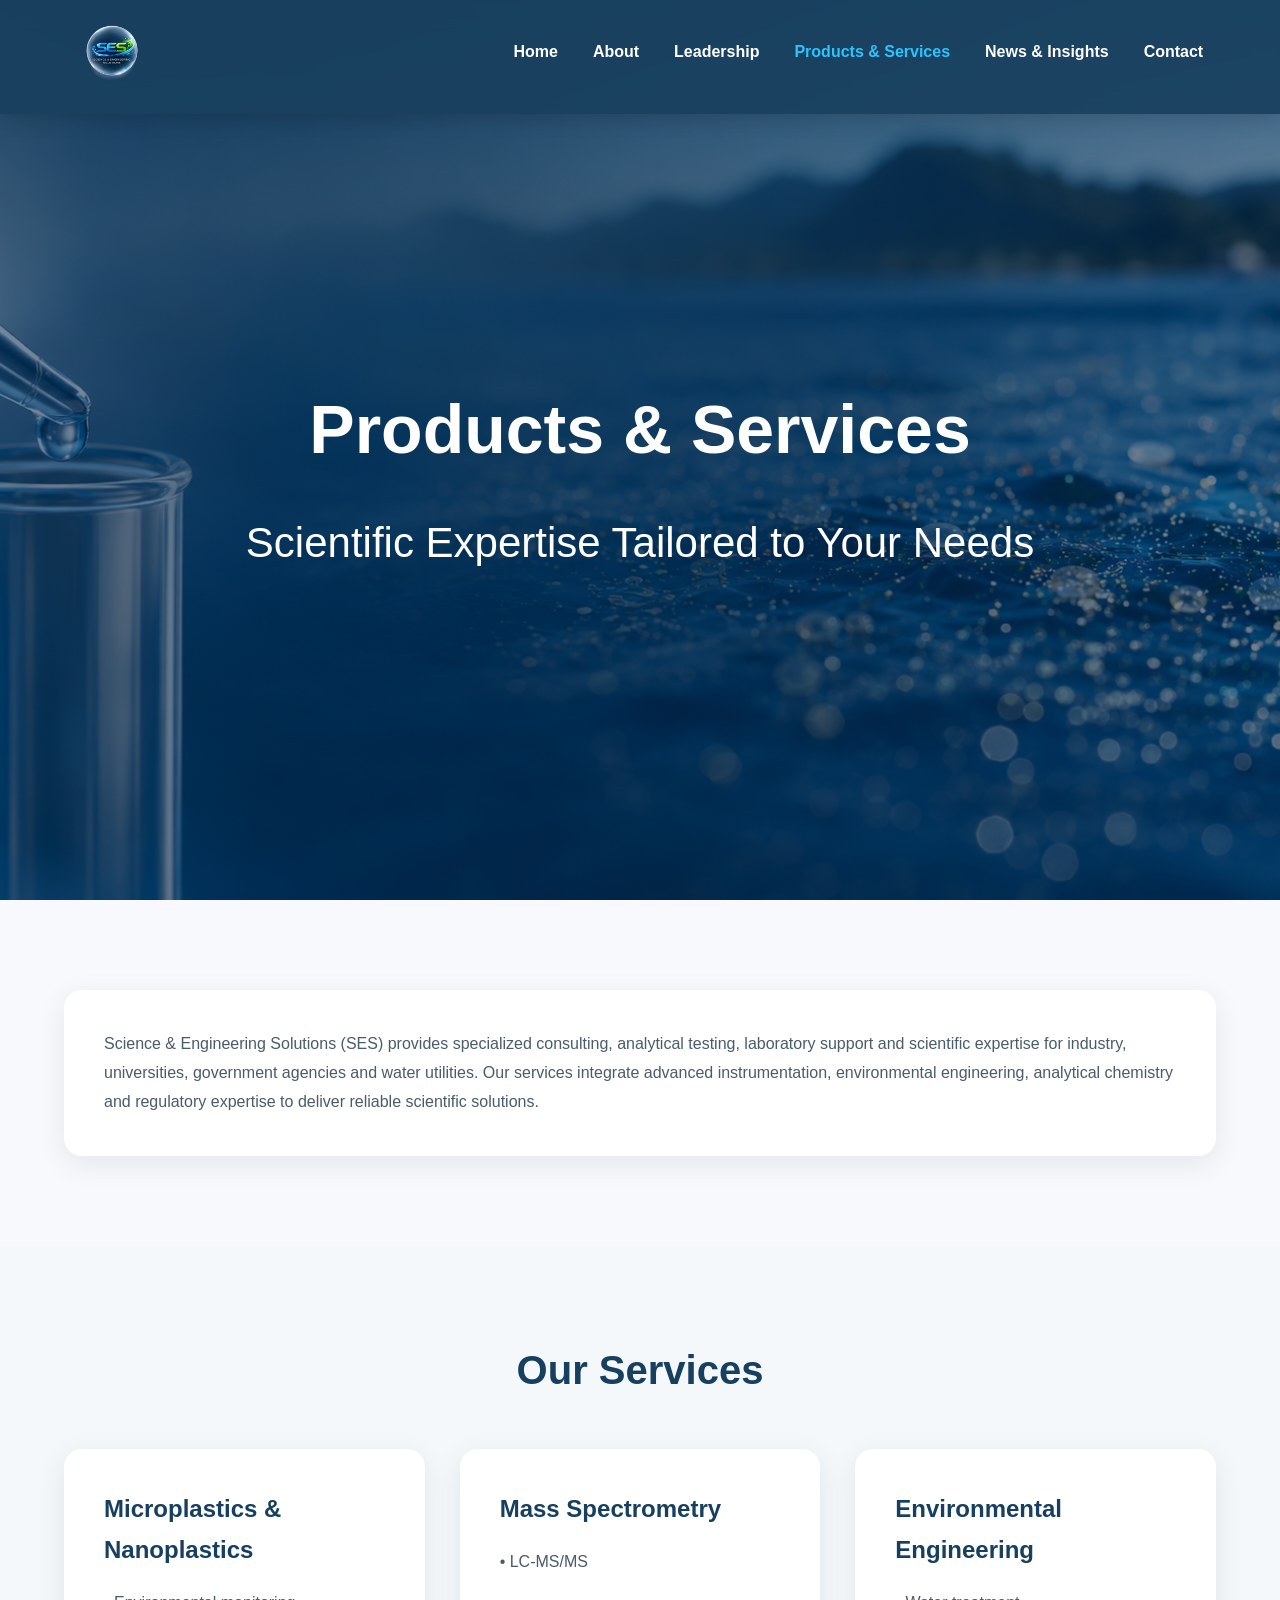
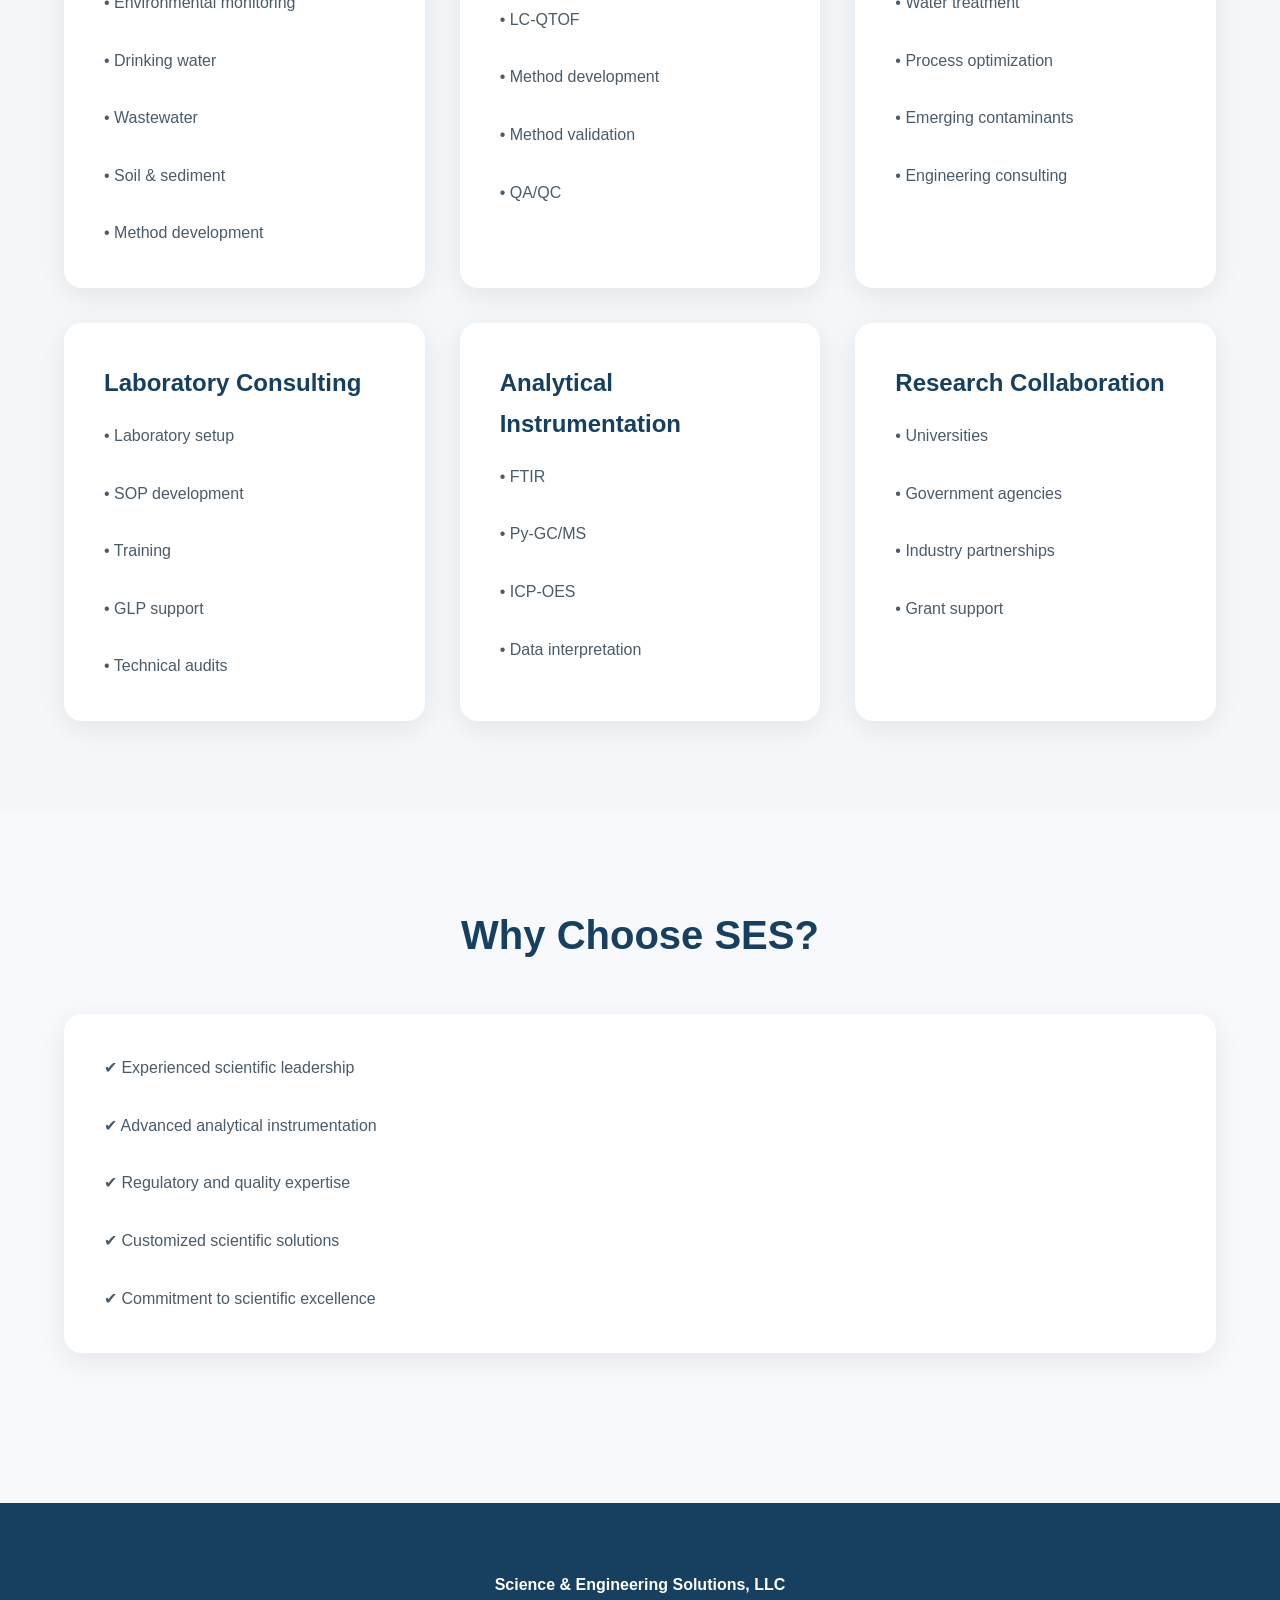
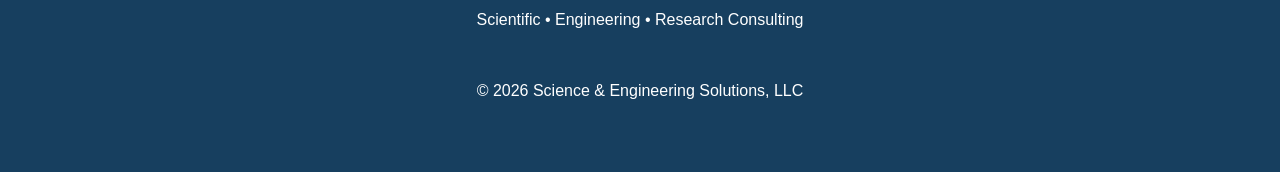
<file: services.html>
<!DOCTYPE html>
<html lang="en">

<head>

<meta charset="UTF-8">
<meta name="viewport" content="width=device-width, initial-scale=1.0">

<title>Products & Services | Science & Engineering Solutions, LLC</title>

<meta name="description"
content="Scientific consulting, analytical chemistry, environmental engineering and laboratory services.">

<link rel="stylesheet" href="style.css">

</head>

<body>

<!-- ================= NAVIGATION ================= -->

<nav class="navbar">

<a href="index.html" class="logo">
<img src="Logo Advanced.png" alt="SES Logo">
</a>

<div class="menu-toggle" id="mobile-menu">☰</div>

<ul class="nav-links" id="nav-links">

<li><a href="index.html">Home</a></li>
<li><a href="about.html">About</a></li>
<li><a href="leadership.html">Leadership</a></li>
<li><a class="active" href="services.html">Products &amp; Services</a></li>
<li><a href="news.html">News &amp; Insights</a></li>
<li><a href="contact.html">Contact</a></li>

</ul>

</nav>

<!-- ================= HERO ================= -->

<header class="hero">

<div class="hero-content">

<h1>Products & Services</h1>

<h2>
Scientific Expertise Tailored to Your Needs
</h2>

</div>

</header>

<!-- ================= INTRODUCTION ================= -->

<section>

<div class="container">

<div class="card">

<p>

Science & Engineering Solutions (SES) provides specialized consulting,
analytical testing, laboratory support and scientific expertise for
industry, universities, government agencies and water utilities.

Our services integrate advanced instrumentation,
environmental engineering,
analytical chemistry and regulatory expertise
to deliver reliable scientific solutions.

</p>

</div>

</div>

</section>

<!-- ================= SERVICES ================= -->

<section style="background:#F4F8FB;">

<div class="container">

<h2>Our Services</h2>

<div style="display:grid;
grid-template-columns:repeat(auto-fit,minmax(320px,1fr));
gap:35px;">

<div class="card">

<h3>Microplastics & Nanoplastics</h3>

<p>

• Environmental monitoring

<br><br>

• Drinking water

<br><br>

• Wastewater

<br><br>

• Soil & sediment

<br><br>

• Method development

</p>

</div>

<div class="card">

<h3>Mass Spectrometry</h3>

<p>

• LC-MS/MS

<br><br>

• LC-QTOF

<br><br>

• Method development

<br><br>

• Method validation

<br><br>

• QA/QC

</p>

</div>

<div class="card">

<h3>Environmental Engineering</h3>

<p>

• Water treatment

<br><br>

• Process optimization

<br><br>

• Emerging contaminants

<br><br>

• Engineering consulting

</p>

</div>

<div class="card">

<h3>Laboratory Consulting</h3>

<p>

• Laboratory setup

<br><br>

• SOP development

<br><br>

• Training

<br><br>

• GLP support

<br><br>

• Technical audits

</p>

</div>

<div class="card">

<h3>Analytical Instrumentation</h3>

<p>

• FTIR

<br><br>

• Py-GC/MS

<br><br>

• ICP-OES

<br><br>

• Data interpretation

</p>

</div>

<div class="card">

<h3>Research Collaboration</h3>

<p>

• Universities

<br><br>

• Government agencies

<br><br>

• Industry partnerships

<br><br>

• Grant support

</p>

</div>

</div>

</div>

</section>

<!-- ================= WHY SES ================= -->

<section>

<div class="container">

<h2>Why Choose SES?</h2>

<div class="card">

<p>

✔ Experienced scientific leadership

<br><br>

✔ Advanced analytical instrumentation

<br><br>

✔ Regulatory and quality expertise

<br><br>

✔ Customized scientific solutions

<br><br>

✔ Commitment to scientific excellence

</p>

</div>

</div>

</section>

<footer>

<p><strong>Science & Engineering Solutions, LLC</strong></p>

<p>
Scientific • Engineering • Research Consulting
</p>

<br>

<p>
© 2026 Science & Engineering Solutions, LLC
</p>

</footer>

<script>

const menu = document.getElementById("mobile-menu");
const nav = document.getElementById("nav-links");

menu.addEventListener("click", function () {

    nav.classList.toggle("show");

    if(menu.innerHTML=="☰"){
        menu.innerHTML="✕";
    }else{
        menu.innerHTML="☰";
    }

});

document.querySelectorAll(".nav-links a").forEach(link=>{

    link.addEventListener("click",()=>{

        nav.classList.remove("show");

        menu.innerHTML="☰";

    });

});

</script>

</body>

</html>
</file>
<file: style.css>
/* ==========================================
   SCIENCE & ENGINEERING SOLUTIONS, LLC
   STYLE.CSS
========================================== */

*{
    margin:0;
    padding:0;
    box-sizing:border-box;
}

html{
    scroll-behavior:smooth;
}

body{

    font-family:Arial, Helvetica, sans-serif;

    background:#f7f9fc;

    color:#173F5F;

    line-height:1.7;

}

/* ==========================================
   LINKS
========================================== */

a{
    text-decoration:none;
    transition:.3s;
}

img{
    max-width:100%;
}

/* ==========================================
   CONTAINER
========================================== */

.container{

    width:90%;

    max-width:1200px;

    margin:auto;

}

/* ==========================================
   NAVIGATION
========================================== */

.navbar{

    position:fixed;

    top:0;

    width:100%;

    z-index:9999;

    display:flex;

    justify-content:space-between;

    align-items:center;

    padding:18px 6%;

    background:rgba(25,65,95,.92);

    backdrop-filter:blur(12px);

    box-shadow:0 4px 20px rgba(0,0,0,.15);

}

.logo img{

    height:70px;

}

.nav-links{

    display:flex;

    list-style:none;

    gap:35px;

}

.nav-links a{

    color:white;

    font-weight:600;

    font-size:16px;

}

.nav-links a:hover{

    color:#2CC4FF;

}

.nav-links a.active{

    color:#2CC4FF;

}

/* ==========================================
   MOBILE MENU
========================================== */

.menu-toggle{

    display:none;

    font-size:42px;

    color:white;

    cursor:pointer;

    user-select:none;

}

/* ==========================================
   HERO
========================================== */

.hero{

    height:100vh;

    background:

    linear-gradient(

    rgba(0,40,75,.55),

    rgba(0,40,75,.55)

    ),

    url("Background.png");

    background-size:cover;

    background-position:center;

    display:flex;

    justify-content:center;

    align-items:center;

    text-align:center;

    color:white;

    padding:120px 20px 40px;

}

.hero-content{

    max-width:900px;

}

.hero h1{

    font-size:68px;

    margin-bottom:20px;

}

.hero h2{

    font-size:42px;

    font-weight:300;

    margin-bottom:30px;

}

.hero p{

    font-size:24px;

    margin-bottom:40px;

    line-height:1.8;

}

/* ==========================================
   BUTTON
========================================== */

.btn-primary{

    display:inline-block;

    background:#1EC8FF;

    color:white;

    padding:18px 42px;

    border-radius:40px;

    font-weight:bold;

    transition:.3s;

}

.btn-primary:hover{

    background:#119AD4;

    transform:translateY(-3px);

}

/* ==========================================
   SECTIONS
========================================== */

section{

    padding:90px 0;

}

section h2{

    text-align:center;

    margin-bottom:45px;

    font-size:40px;

    color:#173F5F;

}
/* ==========================================
   CARDS
========================================== */

.card{

    background:white;

    padding:40px;

    border-radius:18px;

    box-shadow:0 8px 30px rgba(0,0,0,.08);

    transition:.35s;

}

.card:hover{

    transform:translateY(-8px);

    box-shadow:0 15px 40px rgba(0,0,0,.12);

}

.card h3{

    color:#173F5F;

    margin-bottom:18px;

    font-size:24px;

}

.card p{

    color:#4A5B6A;

    line-height:1.8;

}

/* ==========================================
   GRID
========================================== */

.grid{

    display:grid;

    grid-template-columns:repeat(auto-fit,minmax(320px,1fr));

    gap:35px;

}

/* ==========================================
   LEADERSHIP IMAGES
========================================== */

.profile-photo{

    width:220px;

    height:220px;

    border-radius:50%;

    object-fit:cover;

    border:5px solid #1EC8FF;

    margin-bottom:25px;

}

/* ==========================================
   LISTS
========================================== */

ul{

    padding-left:22px;

}

li{

    margin-bottom:12px;

}

/* ==========================================
   FOOTER
========================================== */

footer{

    background:#173F5F;

    color:white;

    text-align:center;

    padding:60px 20px;

    margin-top:60px;

}

footer p{

    margin:8px 0;

}

/* ==========================================
   MOBILE RESPONSIVE
========================================== */

@media (max-width:900px){

.hero h1{

font-size:48px;

}

.hero h2{

font-size:28px;

}

.hero p{

font-size:18px;

}

}

/* ==========================================
   MOBILE MENU
========================================== */

@media (max-width:768px){

.menu-toggle{
display:block;
}

.nav-links{
display:none;
position:absolute;
top:95px;
right:20px;
width:260px;
background:white;
border-radius:14px;
box-shadow:0 15px 35px rgba(0,0,0,.25);
padding:25px;
flex-direction:column;
gap:20px;
}

.nav-links.show{
display:flex !important;
animation:fadeMenu .25s ease;
}

.nav-links li{
list-style:none;
}

.nav-links a{
color:#173F5F;
font-size:18px;
font-weight:600;
}

.hero{
height:auto;
padding-top:170px;
padding-bottom:90px;
}

.hero h1{font-size:38px;}
.hero h2{font-size:24px;}
.hero p{font-size:17px;}

.logo img{height:55px;}

.navbar{padding:15px 6%;}

section{padding:60px 0;}

section h2{font-size:30px;}

.card{padding:28px;}

}

/* ==========================================
   ANIMATIONS
========================================== */

@keyframes fadeMenu{

from{

opacity:0;

transform:translateY(-15px);

}

to{

opacity:1;

transform:translateY(0);

}

}

html{

scroll-behavior:smooth;

}
.menu-toggle{

transition:.3s;

}

.menu-toggle:hover{

color:#2CC4FF;

}

.nav-links{

transition:all .35s ease;

}
</file>
